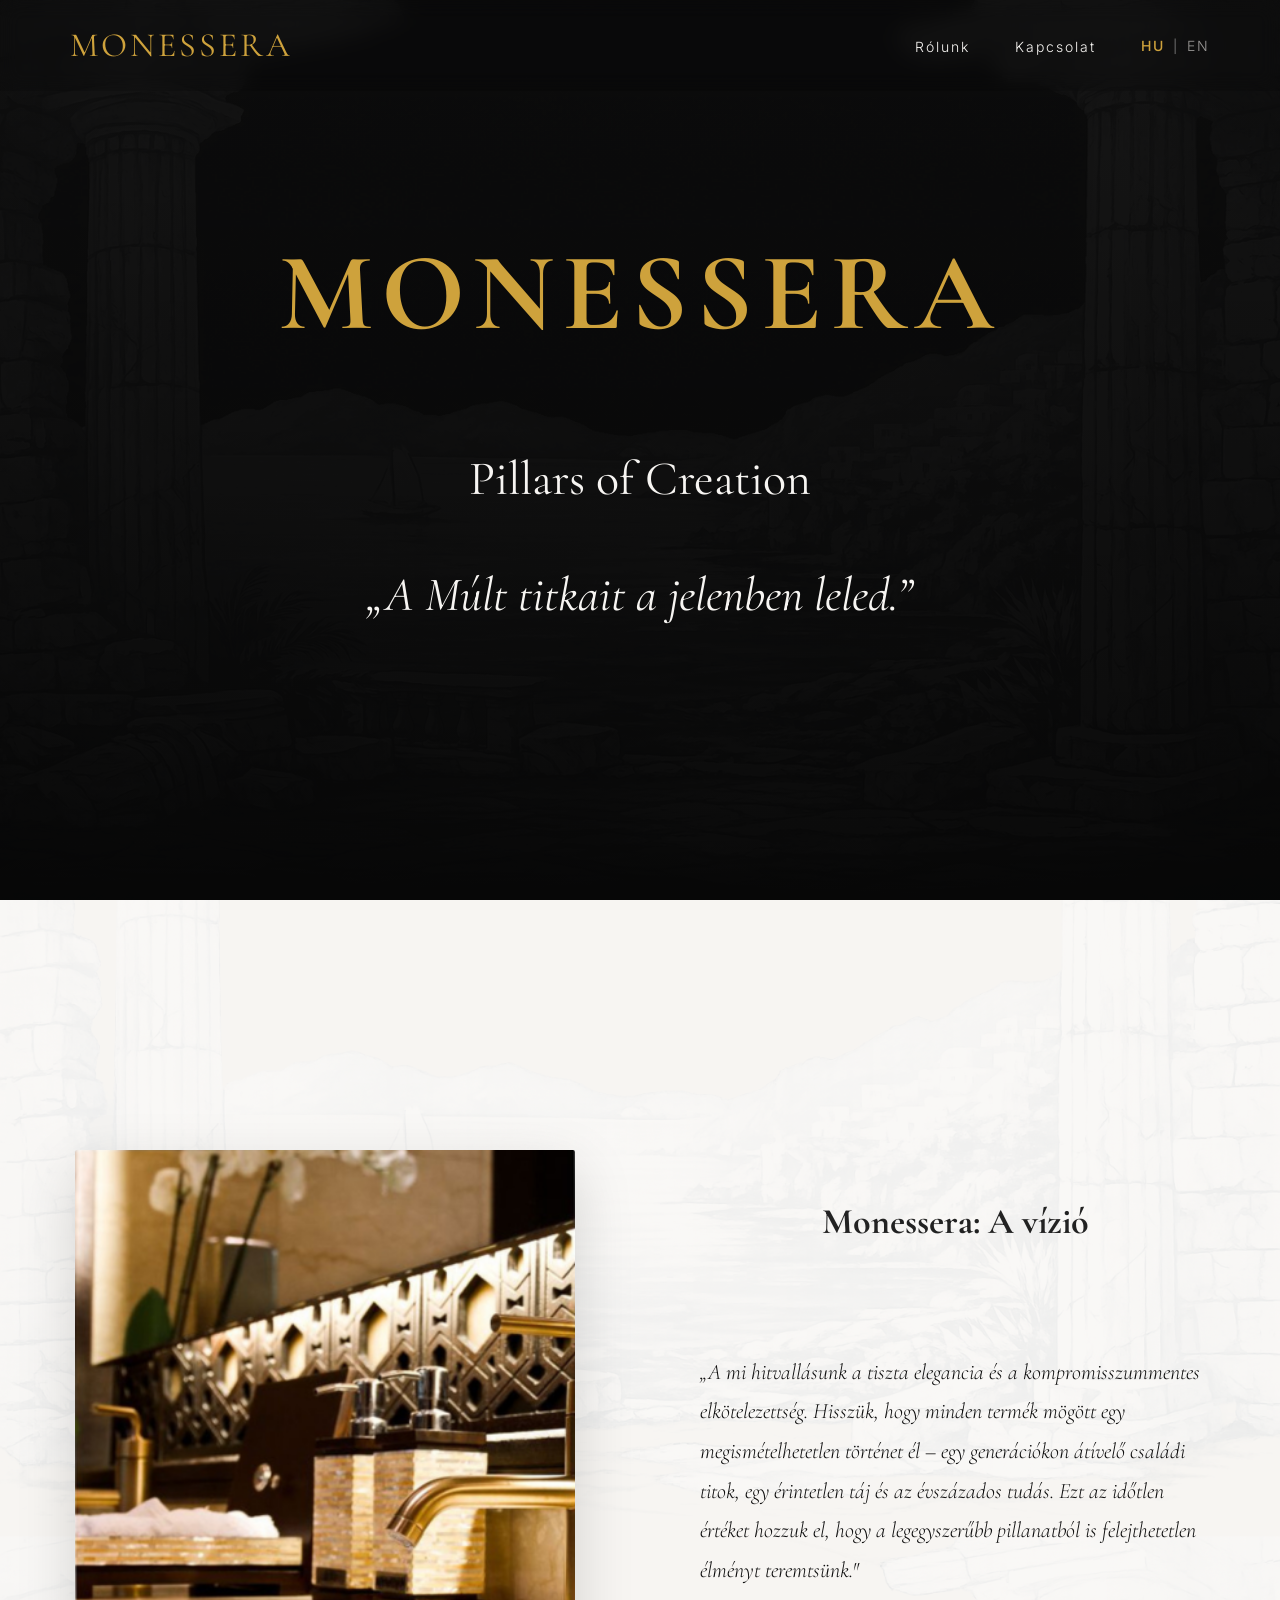
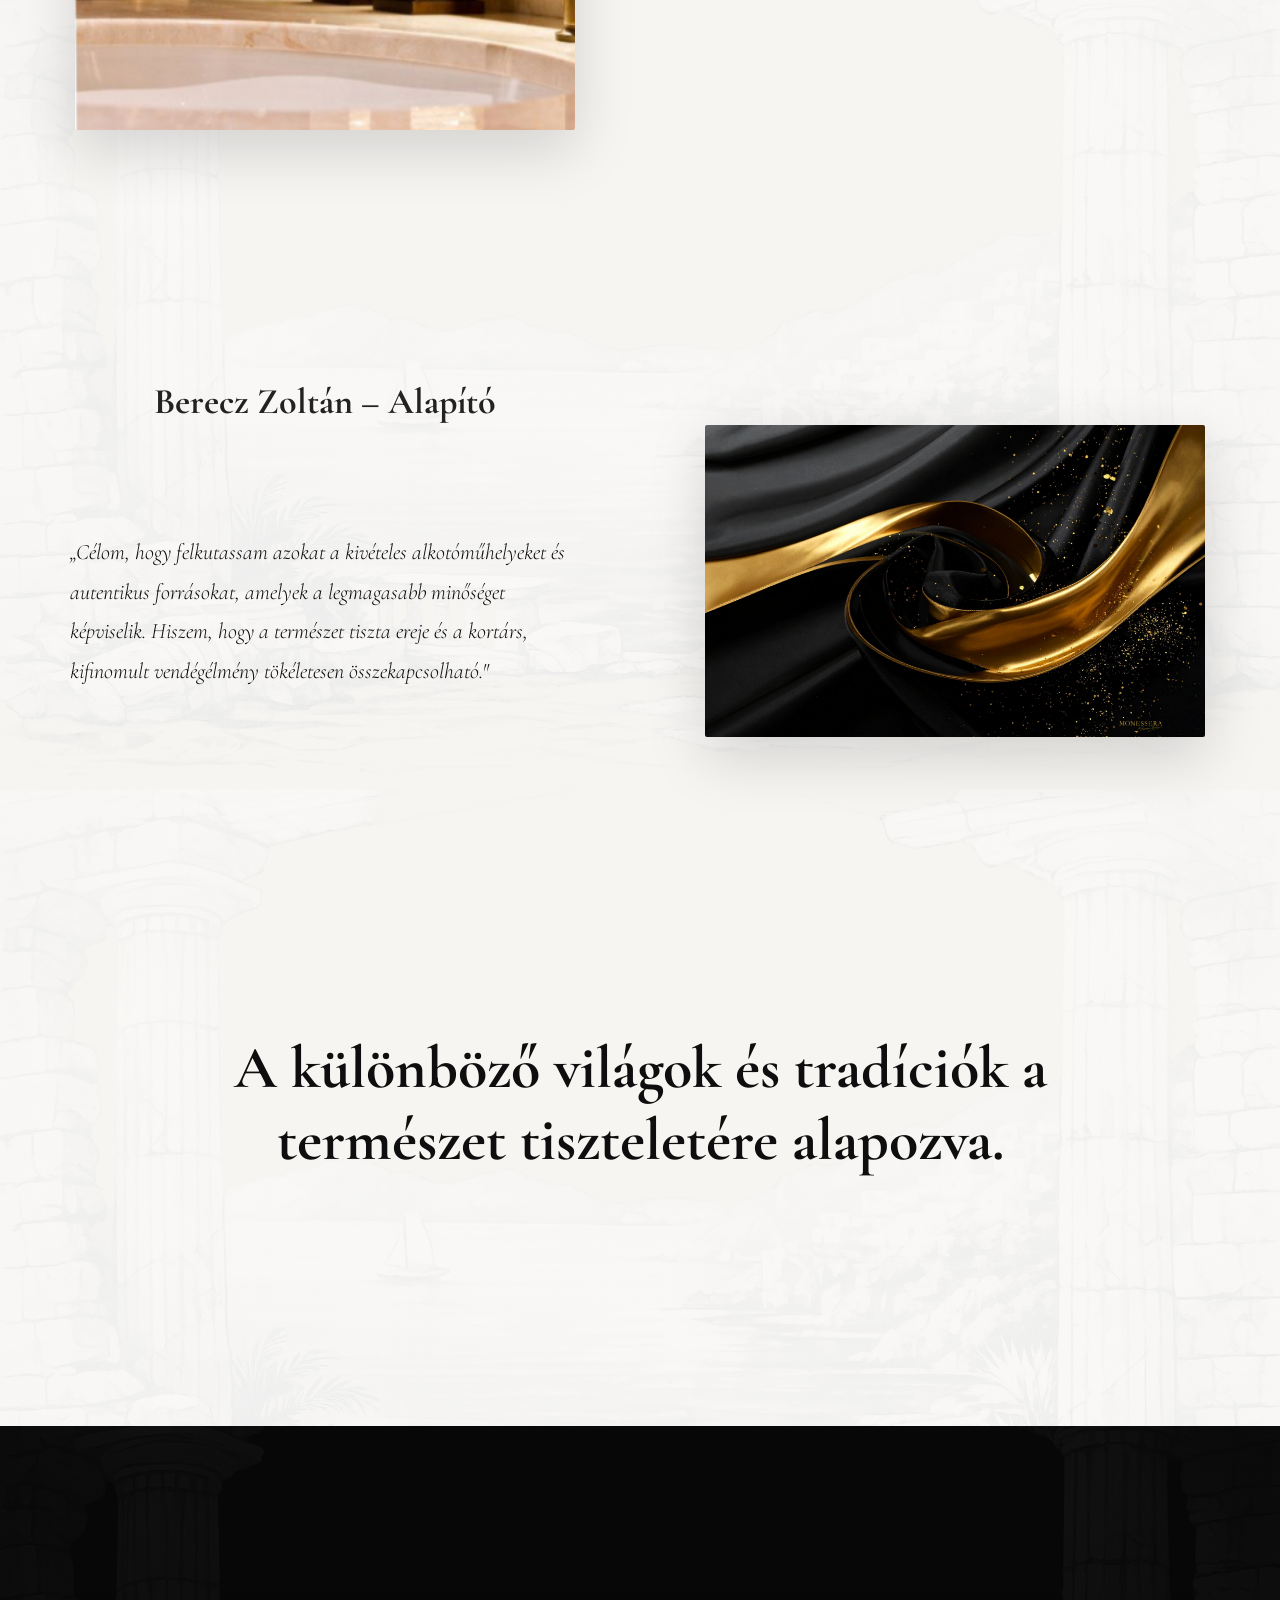
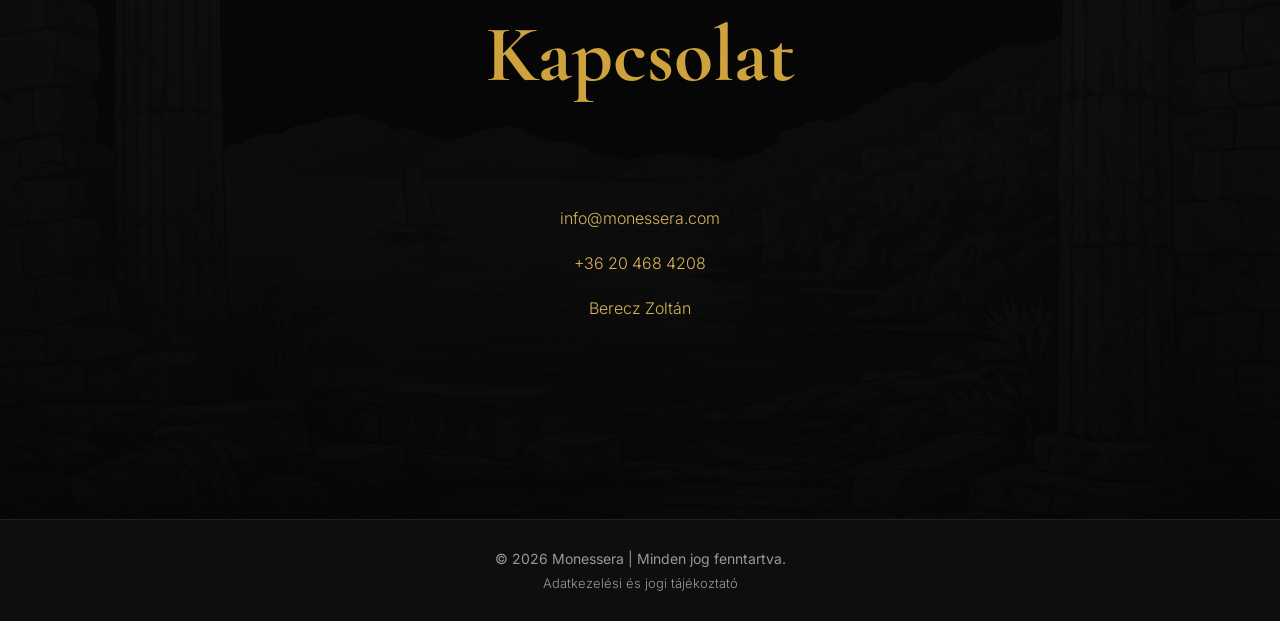
<file: index.html>
<!DOCTYPE html>
<html lang="en">

<head>

    <meta charset="UTF-8">
    <meta name="viewport" content="width=device-width, initial-scale=1.0">

    <title>Monessera</title>

    <link rel="preconnect" href="https://fonts.googleapis.com">
    <link rel="preconnect" href="https://fonts.gstatic.com" crossorigin>

    <link href="https://fonts.googleapis.com/css2?family=Cormorant+Garamond:wght@400;500;600&family=Montserrat:wght@300;400;500&display=swap" rel="stylesheet">
    <link href="https://fonts.googleapis.com/css2?family=Inter:wght@200;300;400;500;600&display=swap" rel="stylesheet">

    <link rel="stylesheet" href="style.css">

</head>

<body>

<nav>

    <div class="logo">MONESSERA</div>

    <div class="nav-right">

        <ul>
            <li><a href="#about">Rólunk</a></li>
            <li><a href="#contact">Kapcsolat</a></li>
        </ul>

        <div class="language-switch">
            <a href="index.html" class="active">HU</a>
            <span>|</span>
            <a href="english.html">EN</a>
        </div>

    </div>

</nav>

<header class="hero">

    <div class="overlay"></div>

    <div class="hero-content">

        <h1>MONESSERA</h1>

        <h2>Pillars of Creation<br /><br/>
        <em>„A Múlt titkait a jelenben leled.”</em></h2>

    </div>

</header>

<section class="content-background">

<section class="brand-showcase" id="about">

    <div class="showcase-row">

        <div class="showcase-image">
            <img src="assets/4.png" alt="Founder" class="brand-img">
        </div>

        <div class="showcase-text">

            <h2>Monessera: A vízió</h2>

            <p class="quote1">
                <em>
                    „A mi hitvallásunk a tiszta elegancia és a kompromisszummentes elkötelezettség. Hisszük, hogy minden termék mögött egy megismételhetetlen történet él 
                    – egy generációkon átívelő családi titok, egy érintetlen táj és az évszázados tudás. Ezt az időtlen értéket hozzuk el, hogy a legegyszerűbb pillanatból 
                    is felejthetetlen élményt teremtsünk."
                </em>
            </p>

        </div>

    </div>

    <div class="showcase-row reverse">

        <div class="showcase-image">
            <img src="assets/5.png" alt="Philosophy" class="brand-img">
        </div>

        <div class="showcase-text">

            <h2>Berecz Zoltán – Alapító</h2>

            <p class="quote1">
                <em>
                    „Célom, hogy felkutassam azokat a kivételes alkotóműhelyeket és autentikus forrásokat, amelyek a legmagasabb minőséget képviselik. 
                    Hiszem, hogy a természet tiszta ereje és a kortárs, kifinomult vendégélmény tökéletesen összekapcsolható."
                </em>
            </p>

        </div>

    </div>

</section>

<section class="quote">

    <h2>

        A különböző világok és tradíciók a természet tiszteletére alapozva.

    </h2>

</section>

</section>

<section class="contact" id="contact">

    <h2>

        Kapcsolat

    </h2>

    <p>
        <a href="mailto:monessera@monessera.com">info@monessera.com</a>
    </p>

    <p>
        <a href="tel:+36204684208">+36 20 468 4208</a>
    </p>

    <p>
        Berecz Zoltán
    </p>

</section>

<footer>
    <div class="footer-inner">
        <span>© 2026 Monessera | Minden jog fenntartva.</span>

        <a href="adatkezelesi-tajekoztato.html">
            Adatkezelési és jogi tájékoztató
        </a>
    </div>
</footer>

</body>

<script>
const elements = document.querySelectorAll(".about, .brands");

const observer = new IntersectionObserver((entries) => {
    entries.forEach(entry => {
        if (entry.isIntersecting) {
            entry.target.classList.add("show");
        } else {
            entry.target.classList.remove("show");
        }
    });
}, {
    threshold: 0.15
});

window.addEventListener("load", () => {
    elements.forEach(el => {
        el.classList.remove("show");
        observer.observe(el);
    });
});
</script>

</html>
</file>
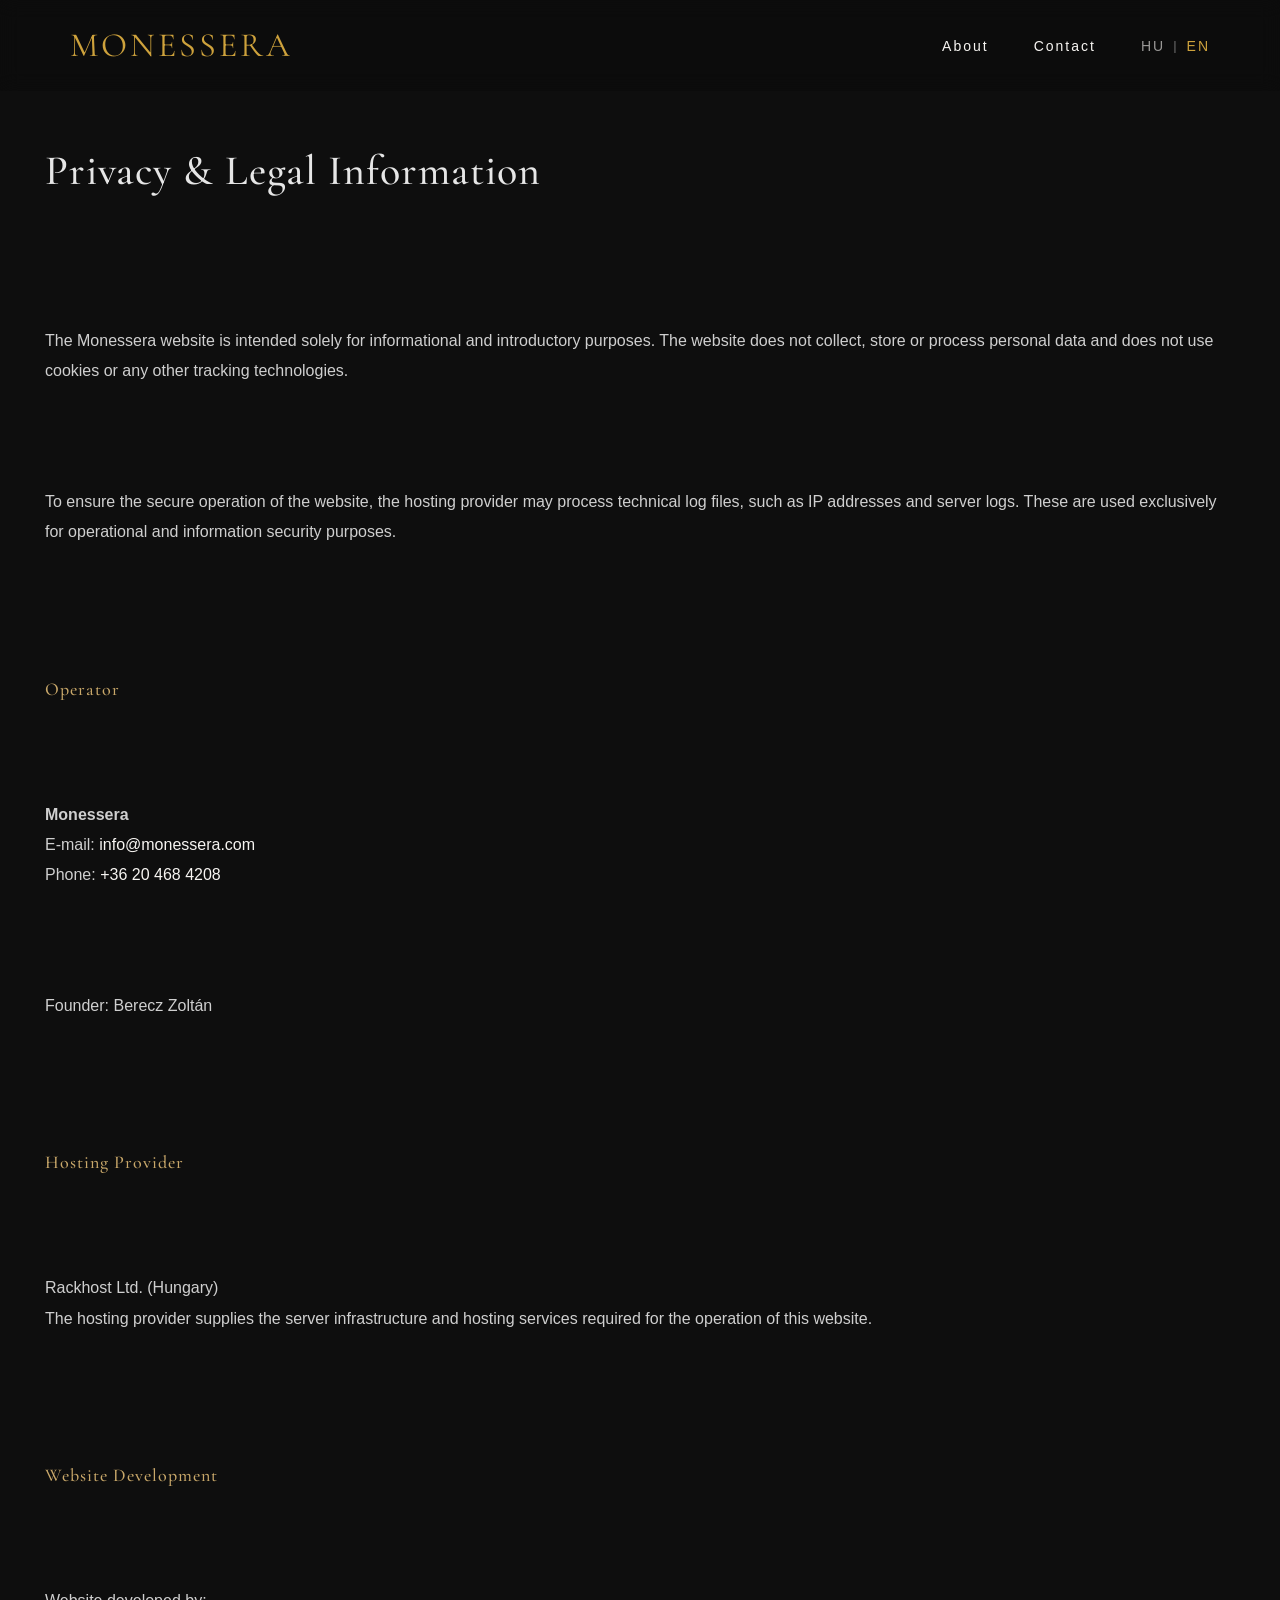
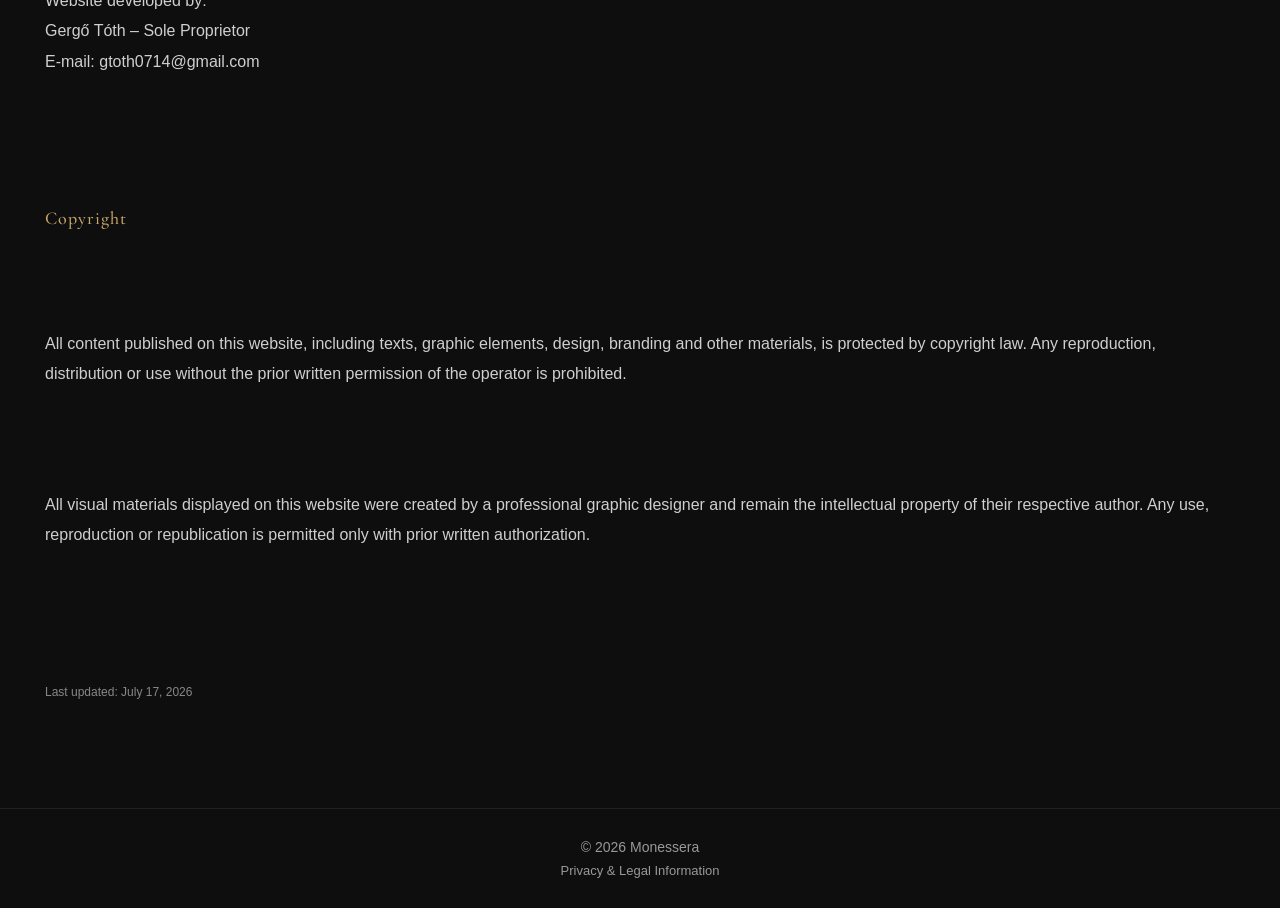
<file: adatkezelesi-tajekoztato-en.html>
<!DOCTYPE html>
<html lang="en">

<head>
    <meta charset="UTF-8">
    <meta name="viewport" content="width=device-width, initial-scale=1.0">

    <title>Privacy & Legal Information | Monessera</title>

    <link rel="preconnect" href="https://fonts.googleapis.com">
    <link rel="preconnect" href="https://fonts.gstatic.com" crossorigin>

    <link href="https://fonts.googleapis.com/css2?family=Cormorant+Garamond:wght@400;500;600&family=Montserrat:wght@300;400;500&display=swap" rel="stylesheet">

    <link rel="stylesheet" href="style.css">
</head>

<body>

<nav>

    <div class="logo">MONESSERA</div>

    <div class="nav-right">

        <ul>
            <li><a href="english.html#about">About</a></li>
            <li><a href="english.html#contact">Contact</a></li>
        </ul>

        <div class="language-switch">
            <a href="adatkezelesi-tajekoztato.html">HU</a>
            <span>|</span>
            <a href="adatkezelesi-tajekoztato-en.html" class="active">EN</a>
        </div>

    </div>

</nav>

<section class="legal">

    <div class="container1">

        <h1>Privacy & Legal Information</h1>

        <p>
            The Monessera website is intended solely for informational and
            introductory purposes. The website does not collect, store or
            process personal data and does not use cookies or any other
            tracking technologies.
        </p>

        <p>
            To ensure the secure operation of the website, the hosting provider
            may process technical log files, such as IP addresses and server
            logs. These are used exclusively for operational and information
            security purposes.
        </p>

        <h2>Operator</h2>

        <p>
            <strong>Monessera</strong><br>
            E-mail: <a href="mailto:monessera@monessera.com">info@monessera.com</a><br>
            Phone: <a href="tel:+36204684208">+36 20 468 4208</a>
        </p>

        <p>
            Founder: Berecz Zoltán
        </p>

        <h2>Hosting Provider</h2>

        <p>
            Rackhost Ltd. (Hungary)<br>
            The hosting provider supplies the server infrastructure and hosting
            services required for the operation of this website.
        </p>

        <h2>Website Development</h2>

        <p>
            Website developed by:<br>
            Gergő Tóth – Sole Proprietor<br>
            E-mail: gtoth0714@gmail.com
        </p>

        <h2>Copyright</h2>

        <p>
            All content published on this website, including texts, graphic
            elements, design, branding and other materials, is protected by
            copyright law. Any reproduction, distribution or use without the
            prior written permission of the operator is prohibited.
        </p>

        <p>
            All visual materials displayed on this website were created by a
            professional graphic designer and remain the intellectual property
            of their respective author. Any use, reproduction or republication
            is permitted only with prior written authorization.
        </p>

        <p class="small">
            Last updated: July 17, 2026
        </p>

    </div>

</section>

<footer>

    <div class="footer-inner">

        <span>© 2026 Monessera</span>

        <a href="adatkezelesi-tajekoztato-en.html">
            Privacy & Legal Information
        </a>

    </div>

</footer>

</body>

</html>
</file>
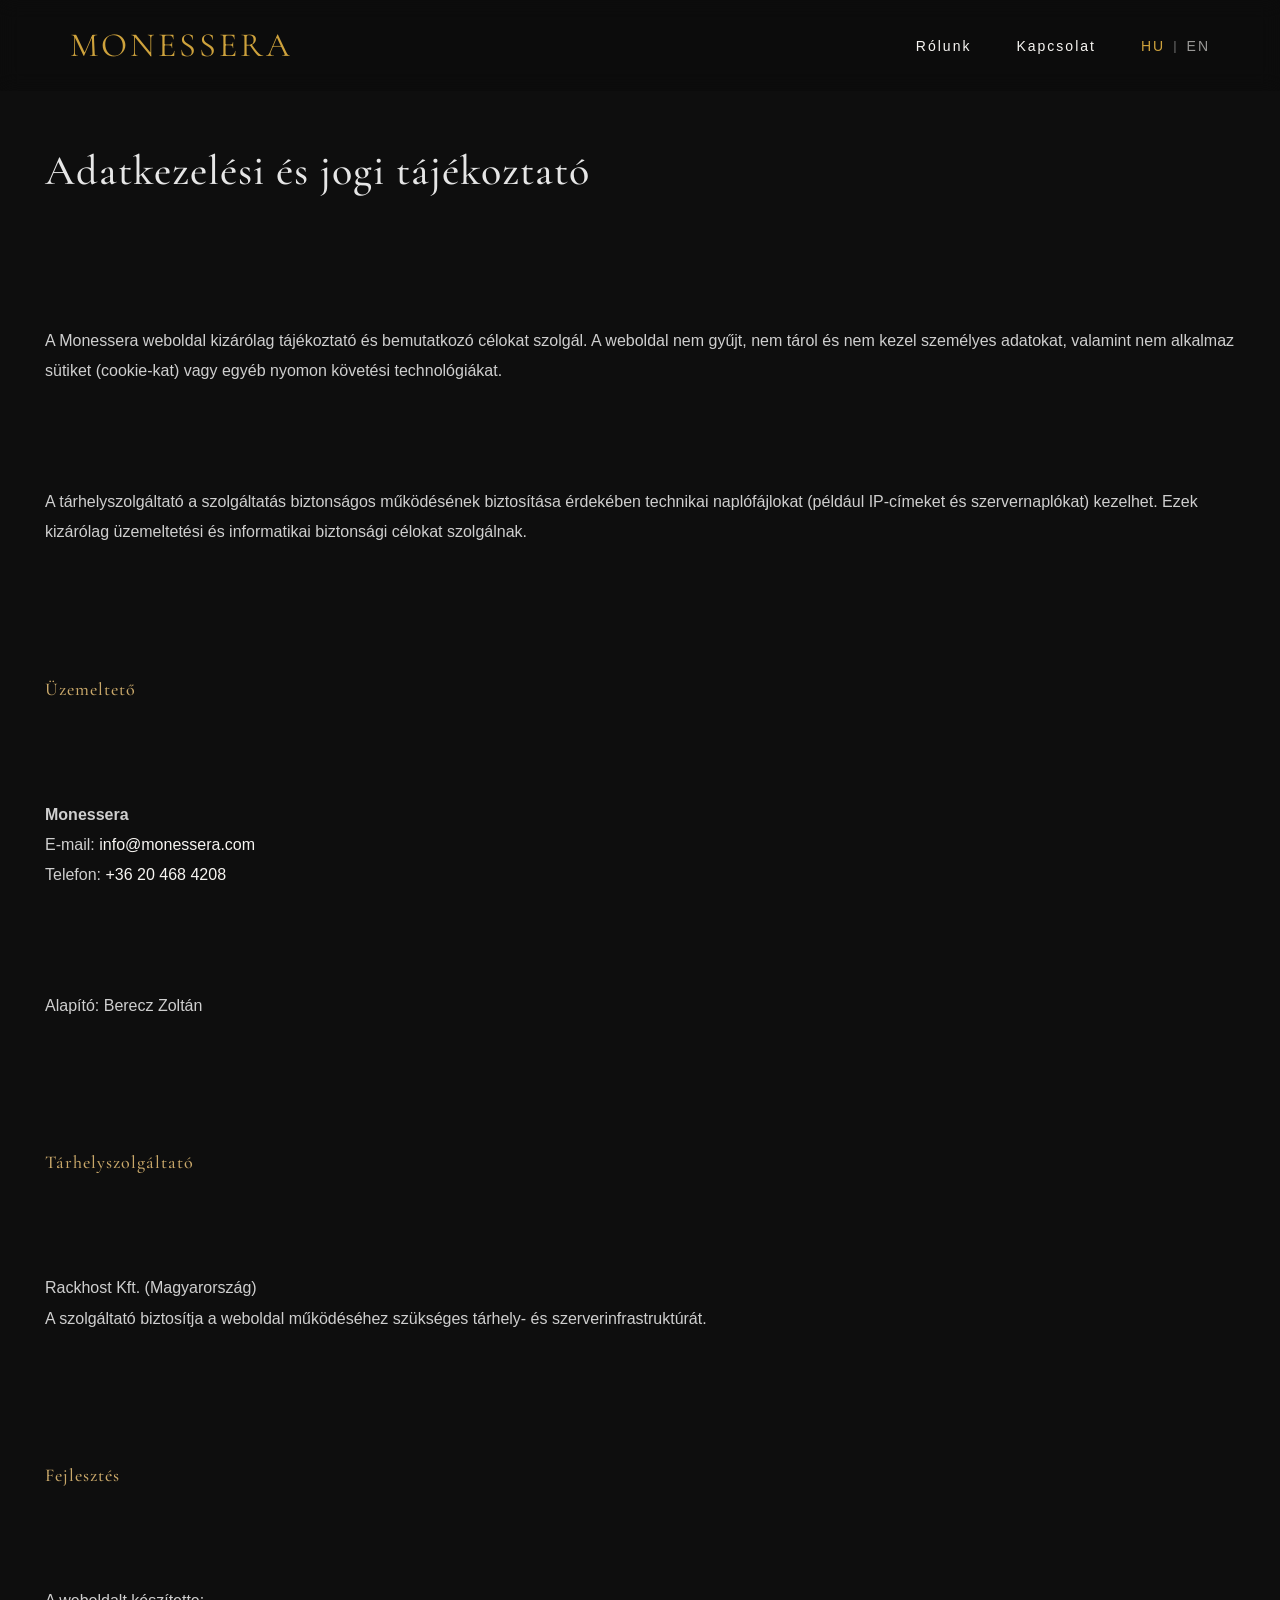
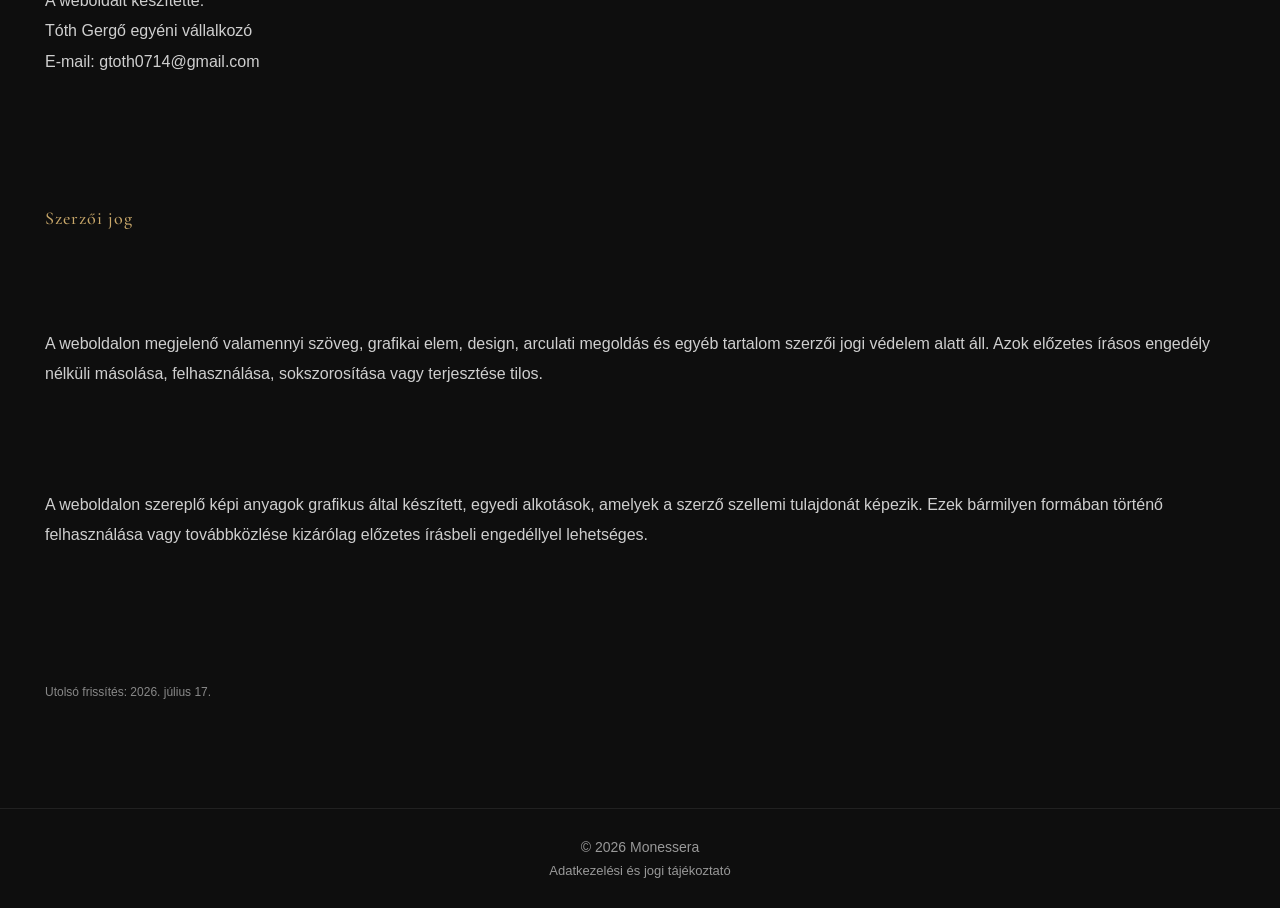
<file: adatkezelesi-tajekoztato.html>
<!DOCTYPE html>
<html lang="hu">

<head>
    <meta charset="UTF-8">
    <meta name="viewport" content="width=device-width, initial-scale=1.0">

    <title>Adatkezelési és jogi tájékoztató | Monessera</title>

    <link rel="preconnect" href="https://fonts.googleapis.com">
    <link rel="preconnect" href="https://fonts.gstatic.com" crossorigin>

    <link href="https://fonts.googleapis.com/css2?family=Cormorant+Garamond:wght@400;500;600&family=Montserrat:wght@300;400;500&display=swap" rel="stylesheet">

    <link rel="stylesheet" href="style.css">
</head>

<body>

<nav>

    <div class="logo">MONESSERA</div>

    <div class="nav-right">

        <ul>
            <li><a href="index.html#about">Rólunk</a></li>
            <li><a href="index.html#contact">Kapcsolat</a></li>
        </ul>

        <div class="language-switch">
            <a href="adatkezelesi-tajekoztato.html" class="active">HU</a>
            <span>|</span>
            <a href="adatkezelesi-tajekoztato-en.html">EN</a>
        </div>

    </div>

</nav>

<section class="legal">

    <div class="container1">

        <h1>Adatkezelési és jogi tájékoztató</h1>

        <p>
            A Monessera weboldal kizárólag tájékoztató és bemutatkozó célokat szolgál.
            A weboldal nem gyűjt, nem tárol és nem kezel személyes adatokat, valamint
            nem alkalmaz sütiket (cookie-kat) vagy egyéb nyomon követési technológiákat.
        </p>

        <p>
            A tárhelyszolgáltató a szolgáltatás biztonságos működésének biztosítása
            érdekében technikai naplófájlokat (például IP-címeket és szervernaplókat)
            kezelhet. Ezek kizárólag üzemeltetési és informatikai biztonsági célokat
            szolgálnak.
        </p>

        <h2>Üzemeltető</h2>

        <p>
            <strong>Monessera</strong><br>
            E-mail: <a href="mailto:monessera@monessera.com">info@monessera.com</a><br>
            Telefon: <a href="tel:+36204684208">+36 20 468 4208</a>
        </p>

        <p>
            Alapító: Berecz Zoltán
        </p>

        <h2>Tárhelyszolgáltató</h2>

        <p>
            Rackhost Kft. (Magyarország)<br>
            A szolgáltató biztosítja a weboldal működéséhez szükséges tárhely- és
            szerverinfrastruktúrát.
        </p>

        <h2>Fejlesztés</h2>

        <p>
            A weboldalt készítette:<br>
            Tóth Gergő egyéni vállalkozó<br>
            E-mail: gtoth0714@gmail.com
        </p>

        <h2>Szerzői jog</h2>

        <p>
            A weboldalon megjelenő valamennyi szöveg, grafikai elem, design,
            arculati megoldás és egyéb tartalom szerzői jogi védelem alatt áll.
            Azok előzetes írásos engedély nélküli másolása, felhasználása,
            sokszorosítása vagy terjesztése tilos.
        </p>

        <p>
            A weboldalon szereplő képi anyagok grafikus által készített,
            egyedi alkotások, amelyek a szerző szellemi tulajdonát képezik.
            Ezek bármilyen formában történő felhasználása vagy továbbközlése
            kizárólag előzetes írásbeli engedéllyel lehetséges.
        </p>

        <p class="small">
            Utolsó frissítés: 2026. július 17.
        </p>

    </div>

</section>

<footer>

    <div class="footer-inner">

        <span>© 2026 Monessera</span>

        <a href="adatkezelesi-tajekoztato.html">
            Adatkezelési és jogi tájékoztató
        </a>

    </div>

</footer>

</body>

</html>
</file>
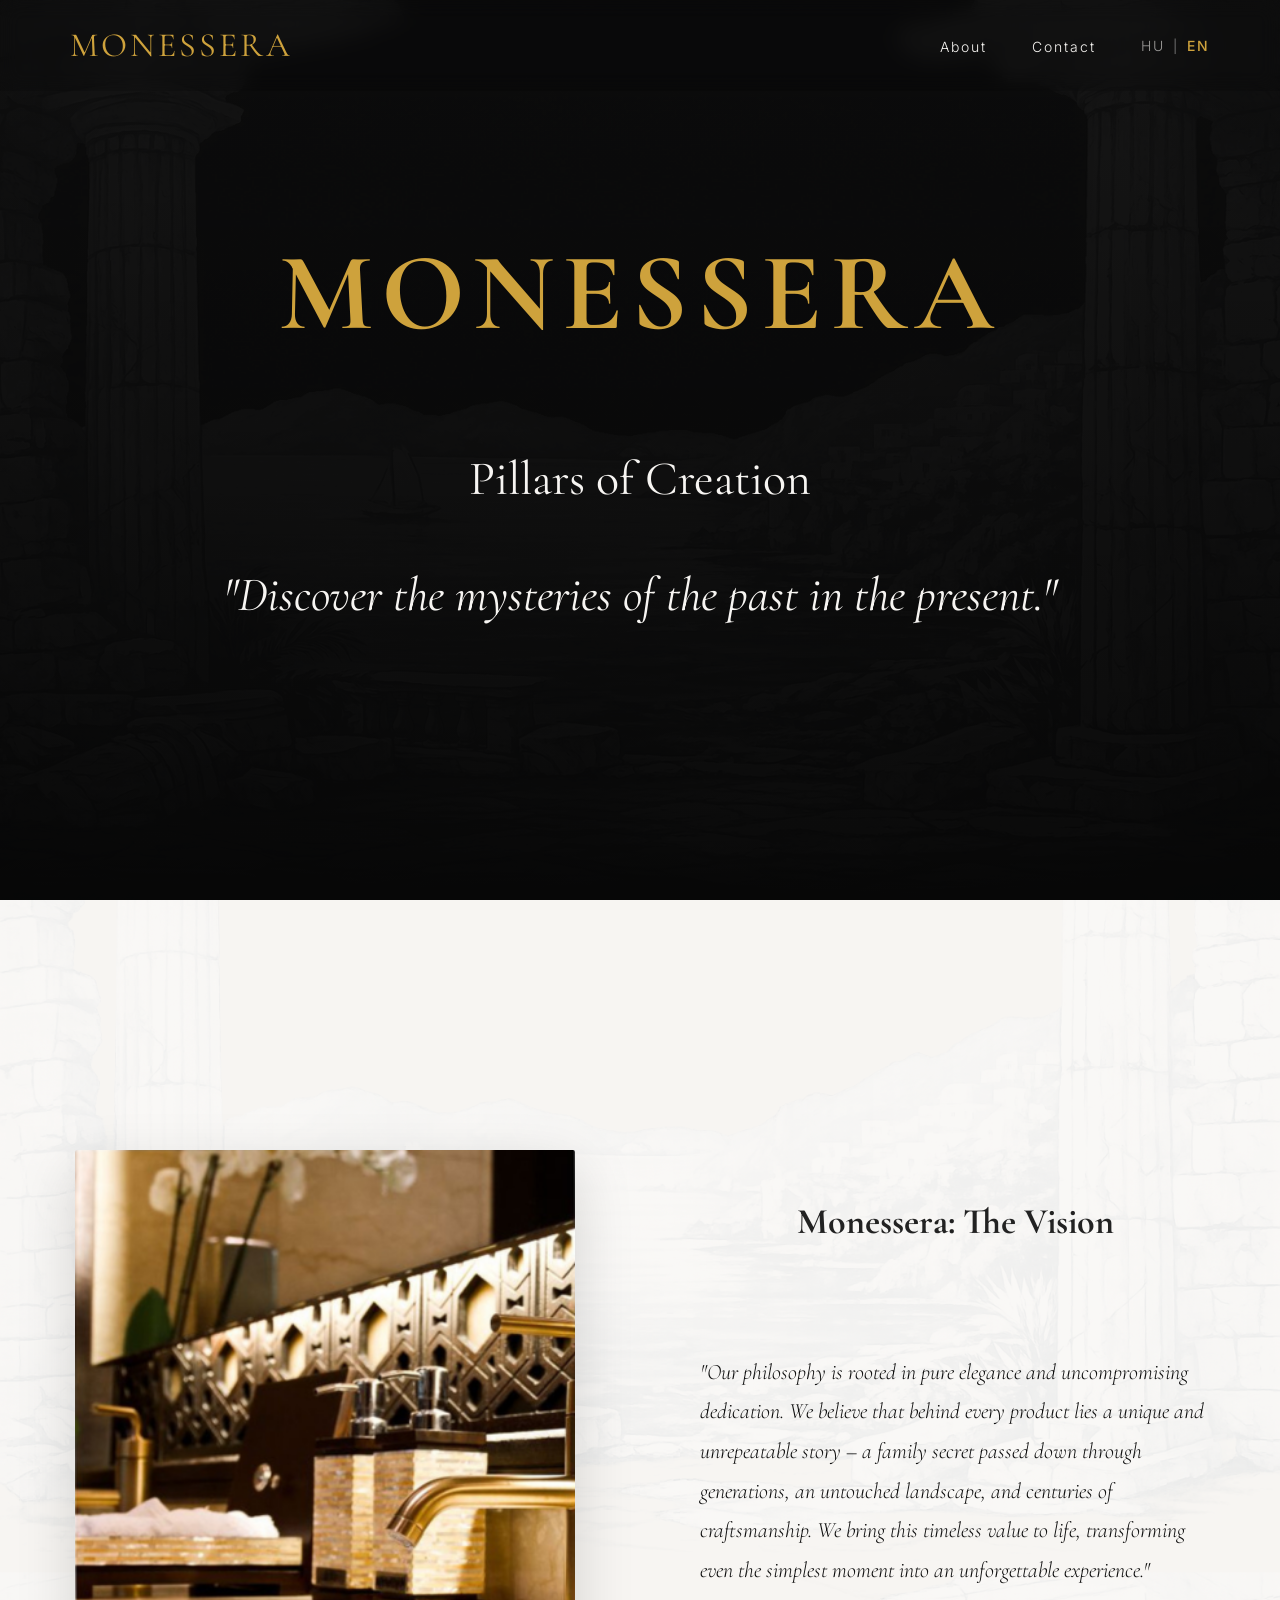
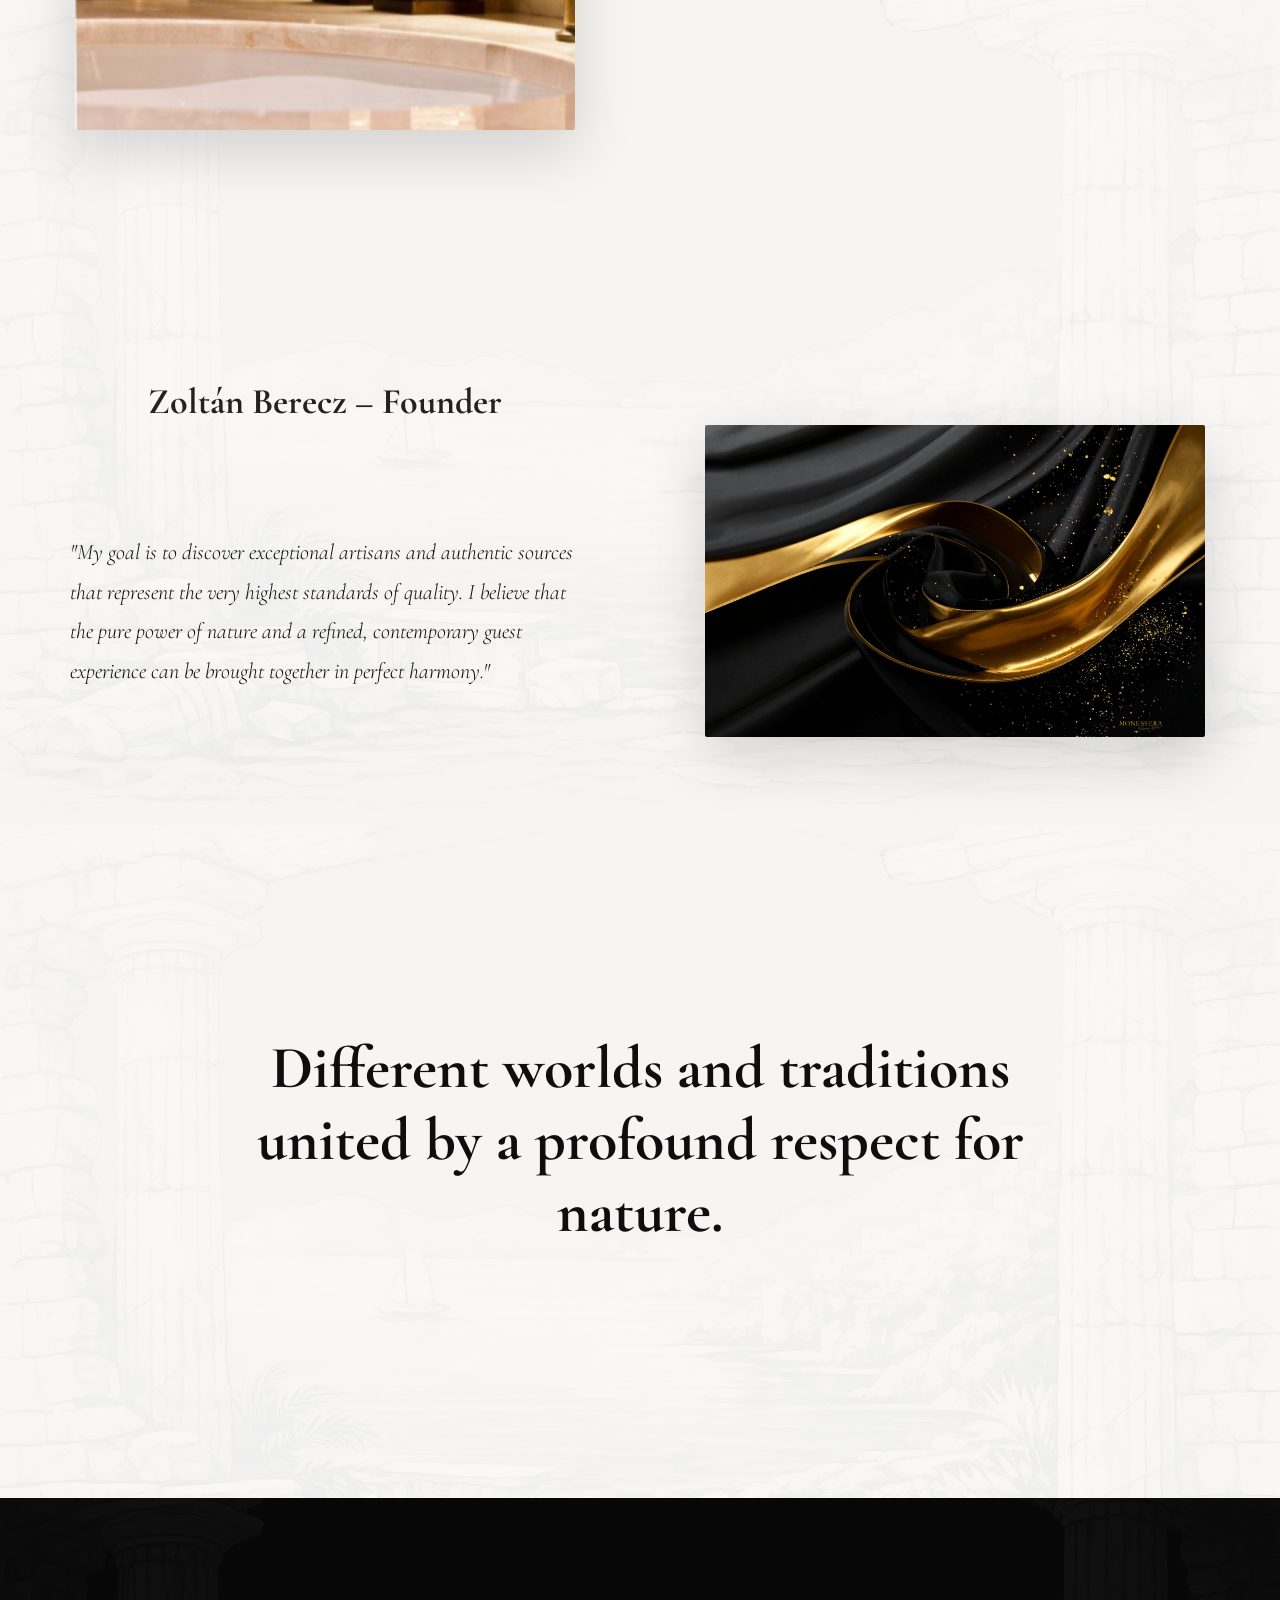
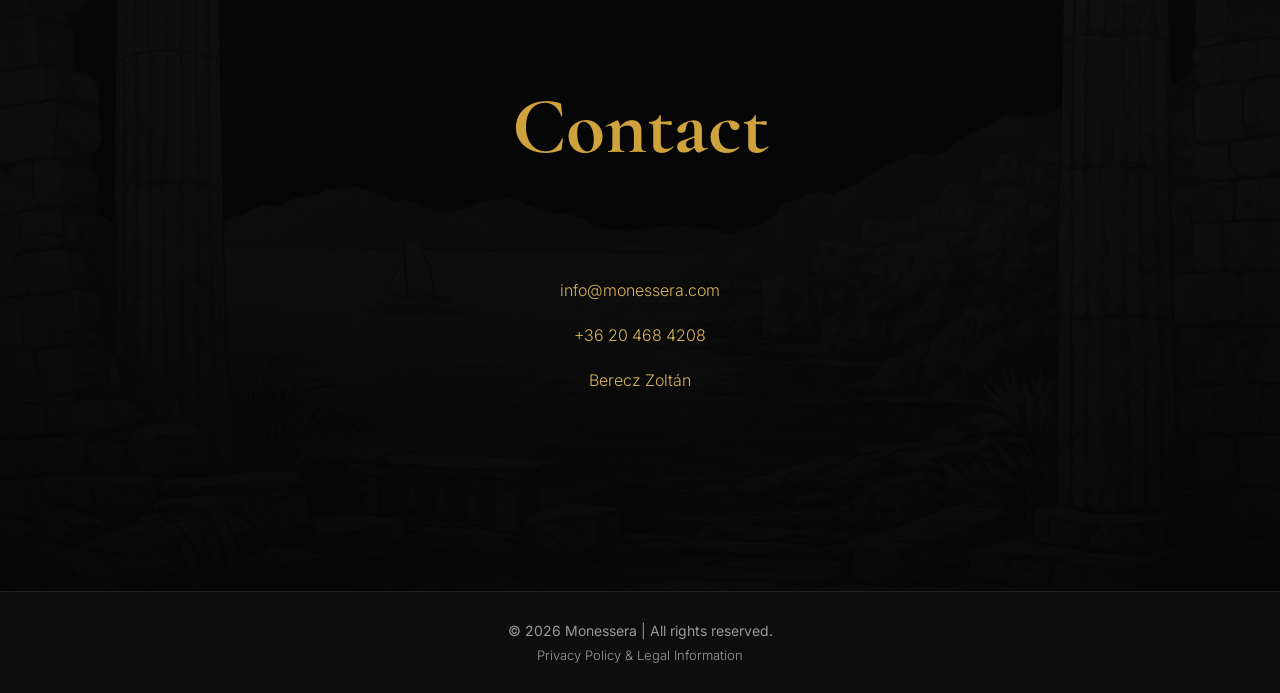
<file: english.html>
<!DOCTYPE html>
<html lang="en">

<head>

    <meta charset="UTF-8">
    <meta name="viewport" content="width=device-width, initial-scale=1.0">

    <title>Monessera</title>

    <link rel="preconnect" href="https://fonts.googleapis.com">
    <link rel="preconnect" href="https://fonts.gstatic.com" crossorigin>

    <link href="https://fonts.googleapis.com/css2?family=Cormorant+Garamond:wght@400;500;600&family=Montserrat:wght@300;400;500&display=swap" rel="stylesheet">
    <link href="https://fonts.googleapis.com/css2?family=Inter:wght@200;300;400;500;600&display=swap" rel="stylesheet">

    <link rel="stylesheet" href="style.css">

</head>

<body>

<nav>

    <div class="logo">MONESSERA</div>

    <div class="nav-right">

        <ul>
            <li><a href="#about">About</a></li>
            <li><a href="#contact">Contact</a></li>
        </ul>

        <div class="language-switch">
            <a href="index.html">HU</a>
            <span>|</span>
            <a href="english.html" class="active">EN</a>
        </div>

    </div>

</nav>

<header class="hero">

    <div class="overlay"></div>

    <div class="hero-content">

        <h1>MONESSERA</h1>

        <h2>Pillars of Creation<br/><br/>
        <em>"Discover the mysteries of <span class="mobile-break"><br></span> the past in the present."</em></h2>

    </div>

</header>

<section class="content-background">


<section class="brand-showcase" id="about">

    <div class="showcase-row">

        <div class="showcase-image">
            <img src="assets/4.png" alt="Founder" class="brand-img">
        </div>

        <div class="showcase-text">

            <h2>Monessera: The Vision</h2>

            <p class="quote1">
                <em>
                    "Our philosophy is rooted in pure elegance and uncompromising dedication. We believe that behind every product lies a unique and unrepeatable story
                    – a family secret passed down through generations, an untouched landscape, and centuries of craftsmanship.
                    We bring this timeless value to life, transforming even the simplest moment into an unforgettable experience."
                </em>
            </p>

        </div>

    </div>

    <div class="showcase-row reverse">

        <div class="showcase-image">
            <img src="assets/5.png" alt="Philosophy" class="brand-img">
        </div>

        <div class="showcase-text">

            <h2>Zoltán Berecz – Founder</h2>

            <p class="quote1">
                <em>
                    "My goal is to discover exceptional artisans and authentic sources that represent the very highest standards of quality.
                    I believe that the pure power of nature and a refined, contemporary guest experience can be brought together in perfect harmony."
                </em>
            </p>

        </div>

    </div>

</section>

<section class="quote">

    <h2>

        Different worlds and traditions united by a profound respect for nature.

    </h2>

</section>

</section>

<section class="contact" id="contact">

    <h2>

        Contact

    </h2>

    <p>
        <a href="mailto:monessera@monessera.com">info@monessera.com</a>
    </p>

    <p>
        <a href="tel:+36204684208">+36 20 468 4208</a>
    </p>

    <p>
        Berecz Zoltán
    </p>

</section>

<footer>

    <div class="footer-inner">

        <span>© 2026 Monessera | All rights reserved.</span>

        <a href="adatkezelesi-tajekoztato-en.html">
            Privacy Policy & Legal Information
        </a>

    </div>

</footer>

</body>

<script>
const elements = document.querySelectorAll(".about, .brands");

const observer = new IntersectionObserver((entries) => {
    entries.forEach(entry => {
        if (entry.isIntersecting) {
            entry.target.classList.add("show");
        } else {
            entry.target.classList.remove("show");
        }
    });
}, {
    threshold: 0.15
});

window.addEventListener("load", () => {
    elements.forEach(el => {
        el.classList.remove("show");
        observer.observe(el);
    });
});
</script>

</html>
</file>
<file: style.css>
:root{

    --gold:#CEA23C;

    --black:#0E0E0E;

    --white:#ffffff;

    --bg:#F7F5F2;

    --text:#222;

}

*{

    margin:0;

    padding:0;

    box-sizing:border-box;

}

html{

    scroll-behavior:smooth;

}

body{

    font-family: "Inter", sans-serif;

    background:var(--bg);

    color:var(--text);

}

h1, h2, .logo{
    font-family: "Cormorant Garamond", serif;
}

p, a, li{
    font-family: "Inter", sans-serif;
    font-weight: 300;
}

img{

    width:100%;

    display:block;

}

nav{

    position:fixed;

    top:0;

    width:100%;

    padding:25px 70px;

    display:flex;

    justify-content:space-between;

    align-items:center;

    z-index:100;

    background:rgba(0,0,0,.10);

    backdrop-filter:blur(10px);

}

.logo{

    color:var(--gold);

    font-size:34px;

    letter-spacing:3px;

}

.nav-right{
    display:flex;
    align-items:center;
    gap:45px;
}

.language-switch{
    display:flex;
    align-items:center;
    gap:8px;
    font-size:13px;
    letter-spacing:2px;
}

.language-switch a{
    opacity: .6;
}

.language-switch a.active{
    opacity: 1;
    color: var(--gold);
    font-weight: 500;
}

.language-switch a:hover{
    color:var(--gold);
}

.language-switch span{
    color:rgba(255,255,255,.4);
}

nav ul{

    display:flex;

    list-style:none;

    gap:45px;

}

nav a{
    color:#F7F5F2;
    text-decoration:none;
    letter-spacing:2px;
    font-size:14px;
    position:relative;
    transition: color .35s ease;
}

nav a::after{
    content:"";
    position:absolute;
    left:0;
    bottom:-6px;
    width:0%;
    height:1px;
    background:#CEA23C;
    transition: width .35s ease;
}

nav a:hover{
    color:#CEA23C;
}

nav a:hover::after{
    width:100%;
}

.hero{

    position:relative;

    min-height:100vh;

    display:flex;

    align-items:center;

    justify-content:center;

    overflow:hidden;

    background:#0E0E0E;

}

.hero::before{
    content:"";
    position:absolute;
    inset:0;
    background: url("assets/gorog-dark.png") center / cover no-repeat;
    opacity: .05;
    /*opacity: .15;*/
    /*filter: contrast(1.1) saturate(0.8);*/
    /*transform: scale(1.08);*/
    z-index: 0; /*új sor*/
}

.hero > *{ /*új szekció*/
    position: relative;
    z-index: 1;
}

@media (max-width:768px){

    .hero{
        padding: 120px 20px;
    }

.hero::before{
    background-image: url("assets/gorog-mobil.png");
    background-size: 100% auto;
    background-repeat: no-repeat;
    background-position: center bottom;
    opacity: .1;
}

}

.overlay{

    position:absolute;

    inset:0;

    background:
    linear-gradient(
    180deg,     
    rgba(0,0,0,.15),    
    rgba(0,0,0,.55)
    );

}

.hero-content{

    position:relative;

    text-align:center;

    color:#F7F5F2;

    z-index:5;

}

.hero h1{

    color:var(--gold);

    font-size:110px;

    letter-spacing:8px;

    padding: 50px;

}

.hero h2{

    max-width:100%;
    overflow-wrap:break-word;
    word-wrap:break-word;

    font-size:48px;

    margin:20px 0;

    font-weight:400;

    padding-bottom: 80px;

    padding-top: 20px;

}

.hero p{

    max-width:600px;

    margin:auto;

    line-height:1.9;

    color:#ddd;

}

.discover{

    display:inline-block;

    margin-top:45px;

    color:var(--gold);

    text-decoration:none;

    border-bottom:1px solid var(--gold);

    padding-bottom:6px;

}

.content-background{
    position: relative;
    overflow: hidden;
}

.content-background::before{
    content: "";

    position: absolute;
    inset: 0;

    background: url("assets/gorog.png")
                center center / contain
                repeat;

    opacity: 0.3;

    z-index: 0;
}

.content-background > *{
    position: relative;
    z-index: 1;
}

.quote{

    padding:180px 20px;

    padding-bottom: 250px;

    text-align:center;

}

.quote h2{

    font-size:60px;

    max-width:900px;

    margin:auto;

    color: #0E0E0E;

}

.about{

    padding:180px 10%;

}

.about .container {
    max-width: 1300px;
    margin: auto;
    padding: 0 40px;
}

.about-content {
    display: grid;
    grid-template-columns: 1fr 1fr;
    gap: 90px;
    align-items: start;
}

.about-founder,
.about-credo {
    text-align: center;
}

.container1 {
    
    gap: 90px;

    align-items: flex-start;

    display: flex;

    flex-direction: column;

    padding:25px;
}

.container1 a {
        text-decoration: none;
        color: #F7F5F2;

}

.about h2{

    font-size:42px;

    color:var(--gold);

    margin-bottom:25px;

    font-weight: 400;

    letter-spacing: 1px;
}

.about h3 {
    font-size: 18px;
    font-weight: 500;
    margin-bottom: 35px;
    color:#0E0E0E;
}

.about p{

    line-height:1.9;

    margin-bottom:20px;

    font-size: 18px;

}

.quote1 {
    font-family: "Cormorant Garamond", serif;
    font-size: 22px;
    line-height: 1.8;
    color: #0E0E0E;
}
.showcase-text h2{
    font-size: 36px;
}


/* kis elegáns elválasztó */

.about-credo {
    border-left: 1px solid rgba(0,0,0,0.12);
    padding-left: 60px;
}


/* kép */

.about-right {
    margin-top: 75px;
    text-align: center;
}

.brand-img {
    max-width: 550px;
    width: 100%;
}

@media (max-width: 768px) {

    .about {
        padding: 70px 0;
    }

    .about .container {
        padding: 0 15px;
    }


    .about-content {
        grid-template-columns: 1fr;
        gap: 70px;
    }


    .about-credo {
        border-left: none;
        border-top: 1px solid rgba(0,0,0,0.12);
        padding-left: 0;
        padding-top: 60px;
    }


    .about h2 {
        font-size: 32px;
    }


    .quote1 {
        font-size: 21px;
        line-height: 1.7;
    }
    .showcase-text h2 {
        font-size: 36px;
    }


    .about-right {
        margin-top: 50px;
    }

}

.brands{

    padding:160px 10%;

}

.brand{

    display:grid;

    grid-template-columns:1fr 1fr;

    gap:80px;

    align-items:center;

    margin-bottom:180px;

}

.about,
.brands {
    opacity: 0;
    transform: translateY(80px);
    filter: blur(2px);
    transition: all 1.2s cubic-bezier(0.22, 1, 0.36, 1);
}

.about.show,
.brands.show {
    opacity: 1;
    transform: translateY(0);
    filter: blur(0);
}

.reverse img{

    order:2;

}

.reverse div{

    order:1;

}

.brand h2{

    font-size:54px;

    color:#D8B45B;

    margin-bottom:25px;

}

.brand p {

    line-height:1.9;

    margin-bottom:20px;

    font-size: 24px;

}

.contact{

    position: relative;
    overflow: hidden;

    background:var(--black);

    color:#D8B45B;

    text-align: center;

    padding:180px 20px;

    -webkit-text-size-adjust: 100%;

}

.contact::before{
    content:"";
    position:absolute;
    inset:0;
    background: url("assets/gorog-dark.png") center / cover no-repeat;
    opacity: .15;
    z-index: 0;
    filter: brightness(.55);
}

.contact > *{
    position: relative;
    z-index: 1;
}

@media (max-width:768px){

    .contact{
        padding: 120px 20px;
    }

.contact::before{
    background-image: url("assets/gorog-mobil.png");
    background-size: 100% auto;
    background-repeat: no-repeat;
    background-position: center bottom;
    opacity: .25;
}

}

.contact::after{
    content:"";
    position:absolute;
    inset:0;

    background:linear-gradient(
        rgba(0,0,0,.45),
        rgba(0,0,0,.65)
    );

    z-index:0;
}

.contact h2{

    font-size:80px;

    color:var(--gold);

    margin-bottom:100px;

}

.contact p{

    margin-bottom:15px;
    color:#D8B45B;
    line-height: 1.9;

}

.contact a{
    color:#D8B45B;
    text-decoration: none;
    display: inline-block;
    transition: transform .4s cubic-bezier(0.22, 1, 0.36, 1);
}

.contact a:hover{
    color: var(--gold);
    transform: translateY(-4px);
}

footer{

    background:var(--black);

    color:#999;

    text-align:center;

    padding:30px;

    font-size: 14px;

    border-top:1px solid rgba(255,255,255,.08);

}

.footer-inner {
    display: flex;
    flex-direction: column;
    gap: 8px;
    align-items: center;
}

footer a {
    color:#999;
    text-decoration: none;
    font-size: 13px;
    transition: 0.2s;
}

footer a:hover {
    color: #CEA23C;
}

.brand-img{
    width: 100%;
    max-width: 550px;
    height: auto;
    display: block;
    margin: 0 auto;
    border-radius: 2px;
    object-fit: cover;
    box-shadow: 0 20px 60px rgba(0,0,0,.15);
}

.legal {
    padding: 120px 20px 80px;
    background: #0E0E0E;
    color: #e6e6e6;
}

.legal .container {
    max-width: 800px;
    margin: 0 auto;
}

.legal h1 {
    font-size: 42px;
    font-weight: 500;
    margin-bottom: 30px;
    letter-spacing: 1px;
}

.legal h2 {
    margin-top: 40px;
    font-size: 18px;
    font-weight: 500;
    letter-spacing: 1px;
    color: #c9a86a; /* gold accent */
}

.legal p {
    font-weight: 300;
    line-height: 1.9;
    margin-top: 10px;
    color: #cfcfcf;
}

.legal .small {
    margin-top: 40px;
    font-size: 12px;
    color: #888;
}

@media (max-width: 1024px){

    nav{
        padding: 22px 40px;
    }

    .logo {
        font-size: 30px;
    }

    .hero h1{
        font-size: 90px;
        letter-spacing: 7px;
    }

    .hero h2{
        font-size: 42px;
    }

    .hero p{
        font-size:18px;
        line-height:1.9;
        max-width:620px;
    }

    .quote h2{
        font-size: 40px;
    }

    .about h2,
    .brand h2,
    .contact h2{
        font-size:52px;
    }

    .about p,
    .brand p{
        font-size:18px;
        line-height:1.9;
    }

    .container,
    .brand{
        gap: 60px;
    }

    .about,
    .brands{
        padding: 120px 8%;
    }

    .brand {
        display: flex;
        flex-direction: column;
        text-align: center;
    }

    .brand-img{
        max-width: 520px;
    }

    .reverse img{
        order:1;
    }

    .reverse div{
        order:2;
    }
}

@media (max-width: 768px){

    /* NAV */
    nav{
        padding: 18px 20px;
    }

    .content-background::before{

        opacity: 0.4;

    }

    nav ul{
        display: none;
    }

    .language-switch{
        font-size: 11px;
        letter-spacing: 2px;
    }

    .logo{
        font-size:28px;
    }

    /* HERO */
    .hero h1{
        font-size: 56px;
        letter-spacing: 4px;
    }

    .hero h2{
        font-size: 30px;
        margin: 18px 0;
    }

    .hero p{
        font-size: 17px;
        line-height: 1.8;
        padding: 0 10px;
    }

    .quote {
        padding:140px 20px;
    }

    .quote h2{
        font-size: 40px;
        line-height: 1.4;
    }

    /* SECTIONS */
    .about,
    .brands{
        padding: 90px 20px;
    }

    .container,
    .brand{
        grid-template-columns: 1fr;
        gap: 40px;
    }

    .about h2,
    .brand h2{
        font-size: 42px;
    }

    .about p,
    .brand p{
        font-size:18px;
        line-height:1.9;
    }

    .brand {
        display: flex;
        flex-direction: column;
        text-align: center;
    }

    /* IMAGES */
    .brand-img{
        max-width: 450px;
    }

    .contact h2{
        font-size: 38px;
    }

    .contact p{
        font-size: 17px;
    }

    /* FOOTER */
    footer{
        font-size: 13px;
    }

    .reverse img{
        order:1;
    }

    .reverse div{
        order:2;
    }
}

.brand-showcase{
    max-width:1200px;
    margin:120px auto;
    padding:0 40px;
    margin-top: 100px;
}

.showcase-row{
    display:flex;
    align-items:center;
    justify-content:space-between;
    gap:80px;
    margin-top:250px;
}

.showcase-row.reverse{
    flex-direction:row-reverse;
}

.showcase-image,
.showcase-text{
    flex:1;
}

.showcase-image{
    display:flex;
}

.showcase-row .showcase-image{
    justify-content:flex-start;
}

.showcase-row.reverse .showcase-image{
    justify-content:flex-end;
}

.brand-img{
    max-width:525px;
    width:100%;
    display:block;
}


.brand-showcase {
    max-width: 1400px;
    margin: 70px auto;
    padding: 0 50px;
    margin-top: 150px;
}

@media (max-width:768px){

    .showcase-row,
    .showcase-row.reverse{
        flex-direction:column;
        gap:40px;
        margin-top:100px;
    }

    .showcase-image{
        justify-content:center !important;
    }

    .showcase-text{
        min-height:auto;
        text-align:center;
    }
.brand-showcase {
    max-width: 1400px;
    padding: 0 20px;
    margin-top: 50px;
}

}

.showcase-image,
.showcase-text {
    flex: 1;
}

.showcase-image {
    display: flex;
    justify-content: center;
}

.brand-img {
    width: 100%;
    max-width: 500px;
    height: auto;
    display: block;
}

.showcase-text h2 {
    margin-bottom: 20px;
    text-align: center;
}

.showcase-text h3 {
    margin-bottom: 30px;
    text-align: center;
}

.showcase-text .quote {
    max-width: 550px;
    line-height: 1.9;
}

.quote1 {
    padding:90px 20px;
}

.mobile-break{
    display:none;
}

@media (max-width:768px){
    .mobile-break{
        display:inline;
    }
}
</file>
